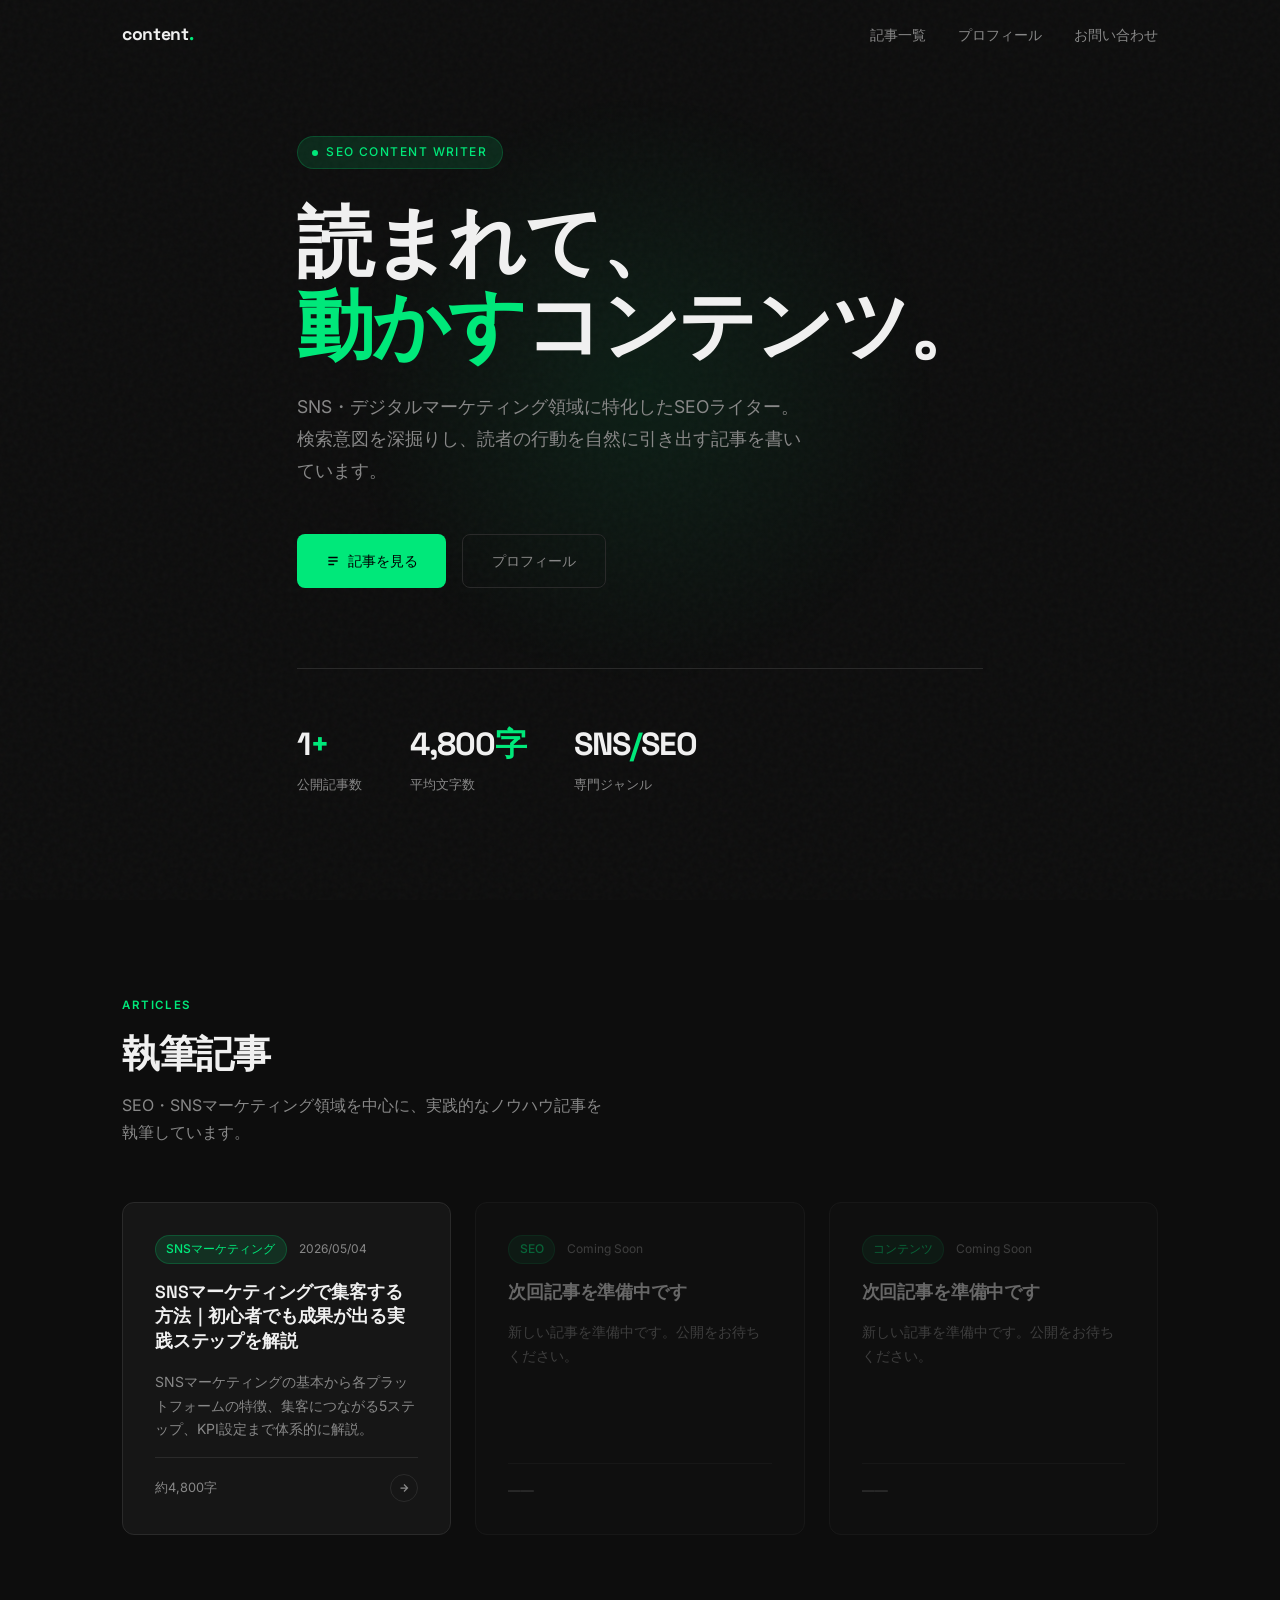
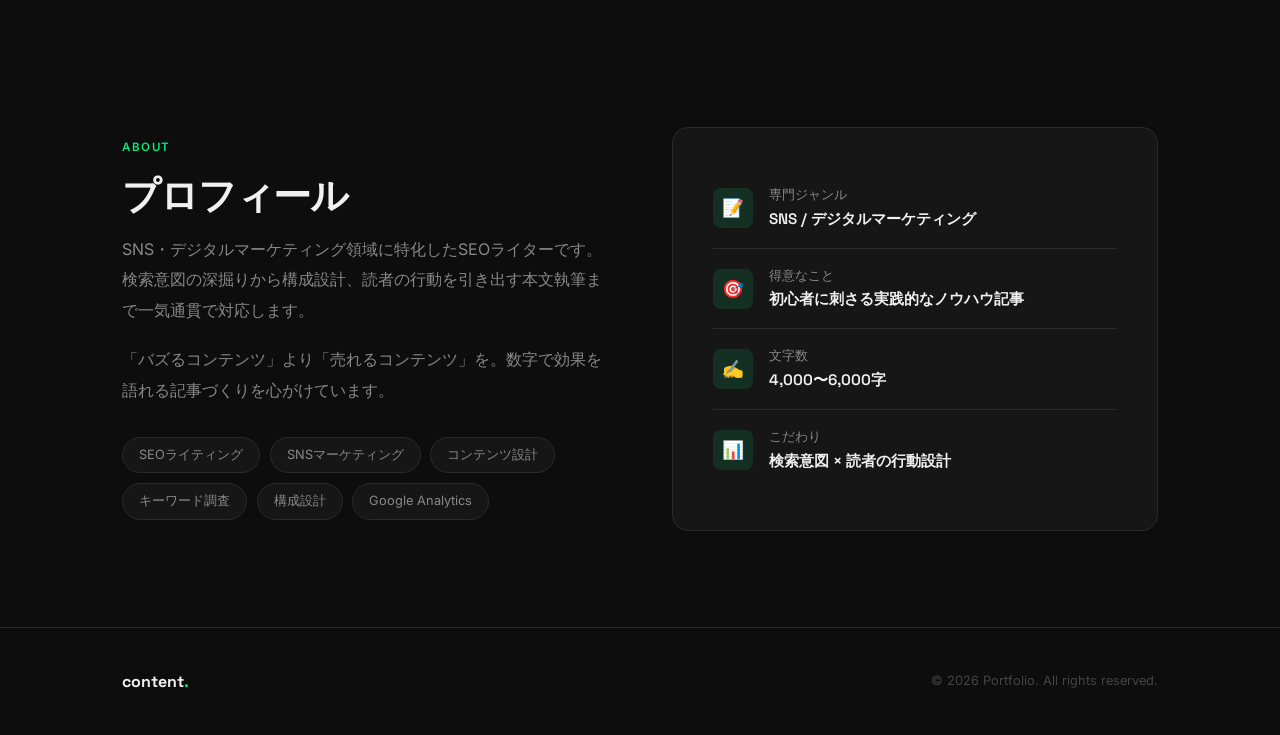
<file: index.html>
<!DOCTYPE html>
<html lang="ja">
<head>
  <meta charset="UTF-8">
  <meta name="viewport" content="width=device-width, initial-scale=1.0">
  <title>Portfolio — SEOライター</title>
  <link rel="stylesheet" href="css/style.css">
</head>
<body>

<nav>
  <div class="inner">
    <div class="nav-logo">content<span>.</span></div>
    <div class="nav-links">
      <a href="#articles">記事一覧</a>
      <a href="#about">プロフィール</a>
      <a href="#contact">お問い合わせ</a>
    </div>
  </div>
</nav>

<!-- HERO -->
<section class="hero">
  <div class="hero-glow"></div>
  <div class="container">
    <div class="hero-content">
      <div class="hero-tag">SEO Content Writer</div>
      <h1>読まれて、<br><em>動かす</em>コンテンツ。</h1>
      <p class="hero-sub">
        SNS・デジタルマーケティング領域に特化したSEOライター。
        検索意図を深掘りし、読者の行動を自然に引き出す記事を書いています。
      </p>
      <div class="hero-actions">
        <a href="#articles" class="btn btn-primary">
          <svg width="14" height="14" viewBox="0 0 24 24" fill="none" stroke="currentColor" stroke-width="2.5"><path d="M4 6h16M4 12h16M4 18h10"/></svg>
          記事を見る
        </a>
        <a href="#about" class="btn btn-ghost">プロフィール</a>
      </div>
      <div class="hero-stats">
        <div>
          <div class="stat-num">1<span>+</span></div>
          <div class="stat-label">公開記事数</div>
        </div>
        <div>
          <div class="stat-num">4,800<span>字</span></div>
          <div class="stat-label">平均文字数</div>
        </div>
        <div>
          <div class="stat-num">SNS<span>/</span>SEO</div>
          <div class="stat-label">専門ジャンル</div>
        </div>
      </div>
    </div>
  </div>
</section>

<!-- ARTICLES -->
<section id="articles">
  <div class="container">
    <div class="fade-in">
      <div class="section-label">Articles</div>
      <h2 class="section-title">執筆記事</h2>
      <p class="section-desc">SEO・SNSマーケティング領域を中心に、実践的なノウハウ記事を執筆しています。</p>
    </div>
    <div class="articles-grid">

      <a href="articles/sns-marketing-shukyaku.html" class="article-card fade-in">
        <div class="card-meta">
          <span class="card-tag">SNSマーケティング</span>
          <span>2026/05/04</span>
        </div>
        <div class="card-title">SNSマーケティングで集客する方法｜初心者でも成果が出る実践ステップを解説</div>
        <div class="card-excerpt">
          SNSマーケティングの基本から各プラットフォームの特徴、集客につながる5ステップ、KPI設定まで体系的に解説。
        </div>
        <div class="card-footer">
          <span>約4,800字</span>
          <div class="card-arrow">
            <svg width="12" height="12" viewBox="0 0 24 24" fill="none" stroke="currentColor" stroke-width="2.5"><path d="M5 12h14M12 5l7 7-7 7"/></svg>
          </div>
        </div>
      </a>

      <!-- placeholder cards -->
      <div class="article-card fade-in" style="opacity:0.4; pointer-events:none;">
        <div class="card-meta">
          <span class="card-tag">SEO</span>
          <span>Coming Soon</span>
        </div>
        <div class="card-title">次回記事を準備中です</div>
        <div class="card-excerpt">新しい記事を準備中です。公開をお待ちください。</div>
        <div class="card-footer"><span>——</span></div>
      </div>

      <div class="article-card fade-in" style="opacity:0.4; pointer-events:none;">
        <div class="card-meta">
          <span class="card-tag">コンテンツ</span>
          <span>Coming Soon</span>
        </div>
        <div class="card-title">次回記事を準備中です</div>
        <div class="card-excerpt">新しい記事を準備中です。公開をお待ちください。</div>
        <div class="card-footer"><span>——</span></div>
      </div>

    </div>
  </div>
</section>

<!-- ABOUT -->
<section id="about">
  <div class="container">
    <div class="about-grid">
      <div class="about-text fade-in">
        <div class="section-label">About</div>
        <h2 class="section-title">プロフィール</h2>
        <p>SNS・デジタルマーケティング領域に特化したSEOライターです。検索意図の深掘りから構成設計、読者の行動を引き出す本文執筆まで一気通貫で対応します。</p>
        <p>「バズるコンテンツ」より「売れるコンテンツ」を。数字で効果を語れる記事づくりを心がけています。</p>
        <div class="skills-list">
          <span class="skill-chip">SEOライティング</span>
          <span class="skill-chip">SNSマーケティング</span>
          <span class="skill-chip">コンテンツ設計</span>
          <span class="skill-chip">キーワード調査</span>
          <span class="skill-chip">構成設計</span>
          <span class="skill-chip">Google Analytics</span>
        </div>
      </div>
      <div class="about-visual fade-in">
        <div class="av-item">
          <div class="av-icon">📝</div>
          <div>
            <div class="av-label">専門ジャンル</div>
            <div class="av-value">SNS / デジタルマーケティング</div>
          </div>
        </div>
        <div class="av-item">
          <div class="av-icon">🎯</div>
          <div>
            <div class="av-label">得意なこと</div>
            <div class="av-value">初心者に刺さる実践的なノウハウ記事</div>
          </div>
        </div>
        <div class="av-item">
          <div class="av-icon">✍️</div>
          <div>
            <div class="av-label">文字数</div>
            <div class="av-value">4,000〜6,000字</div>
          </div>
        </div>
        <div class="av-item">
          <div class="av-icon">📊</div>
          <div>
            <div class="av-label">こだわり</div>
            <div class="av-value">検索意図 × 読者の行動設計</div>
          </div>
        </div>
      </div>
    </div>
  </div>
</section>

<footer>
  <div class="inner">
    <div class="footer-logo">content<span>.</span></div>
    <p>© 2026 Portfolio. All rights reserved.</p>
  </div>
</footer>

<script src="js/main.js"></script>
</body>
</html>
</file>
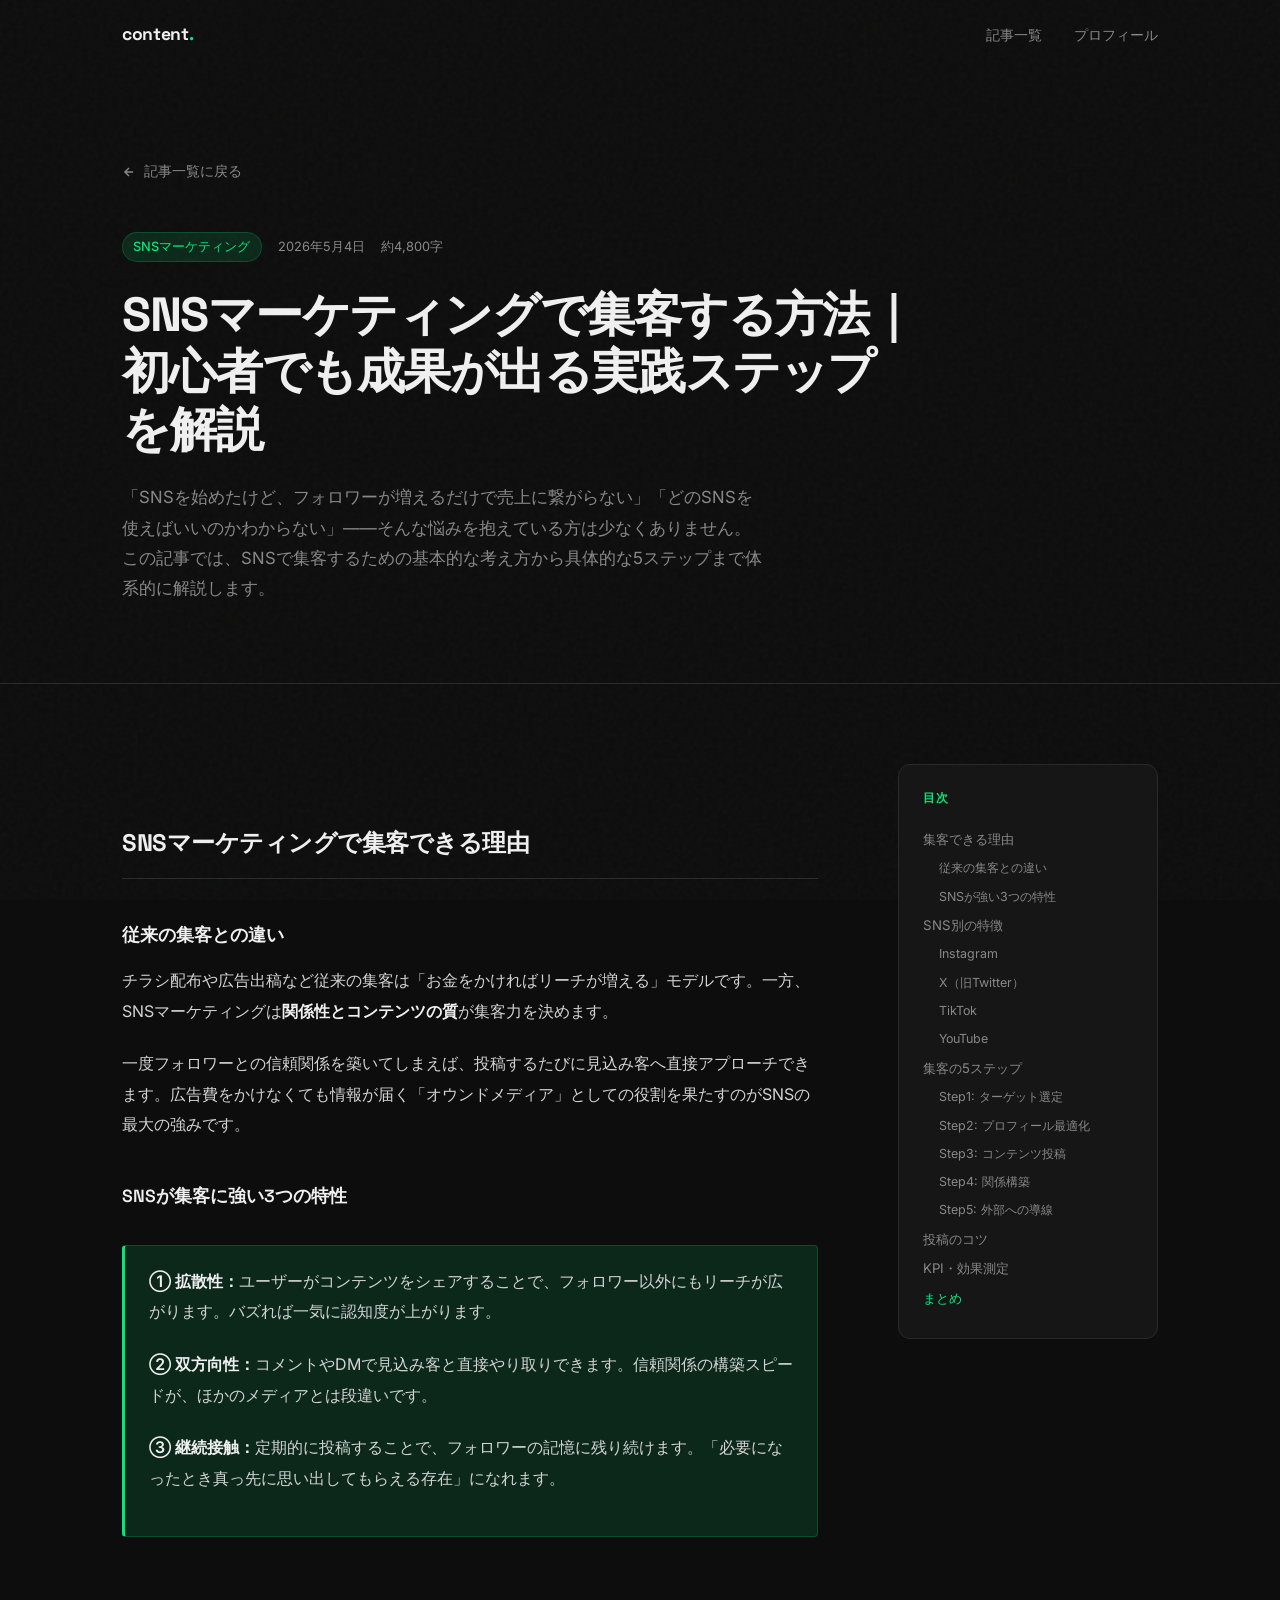
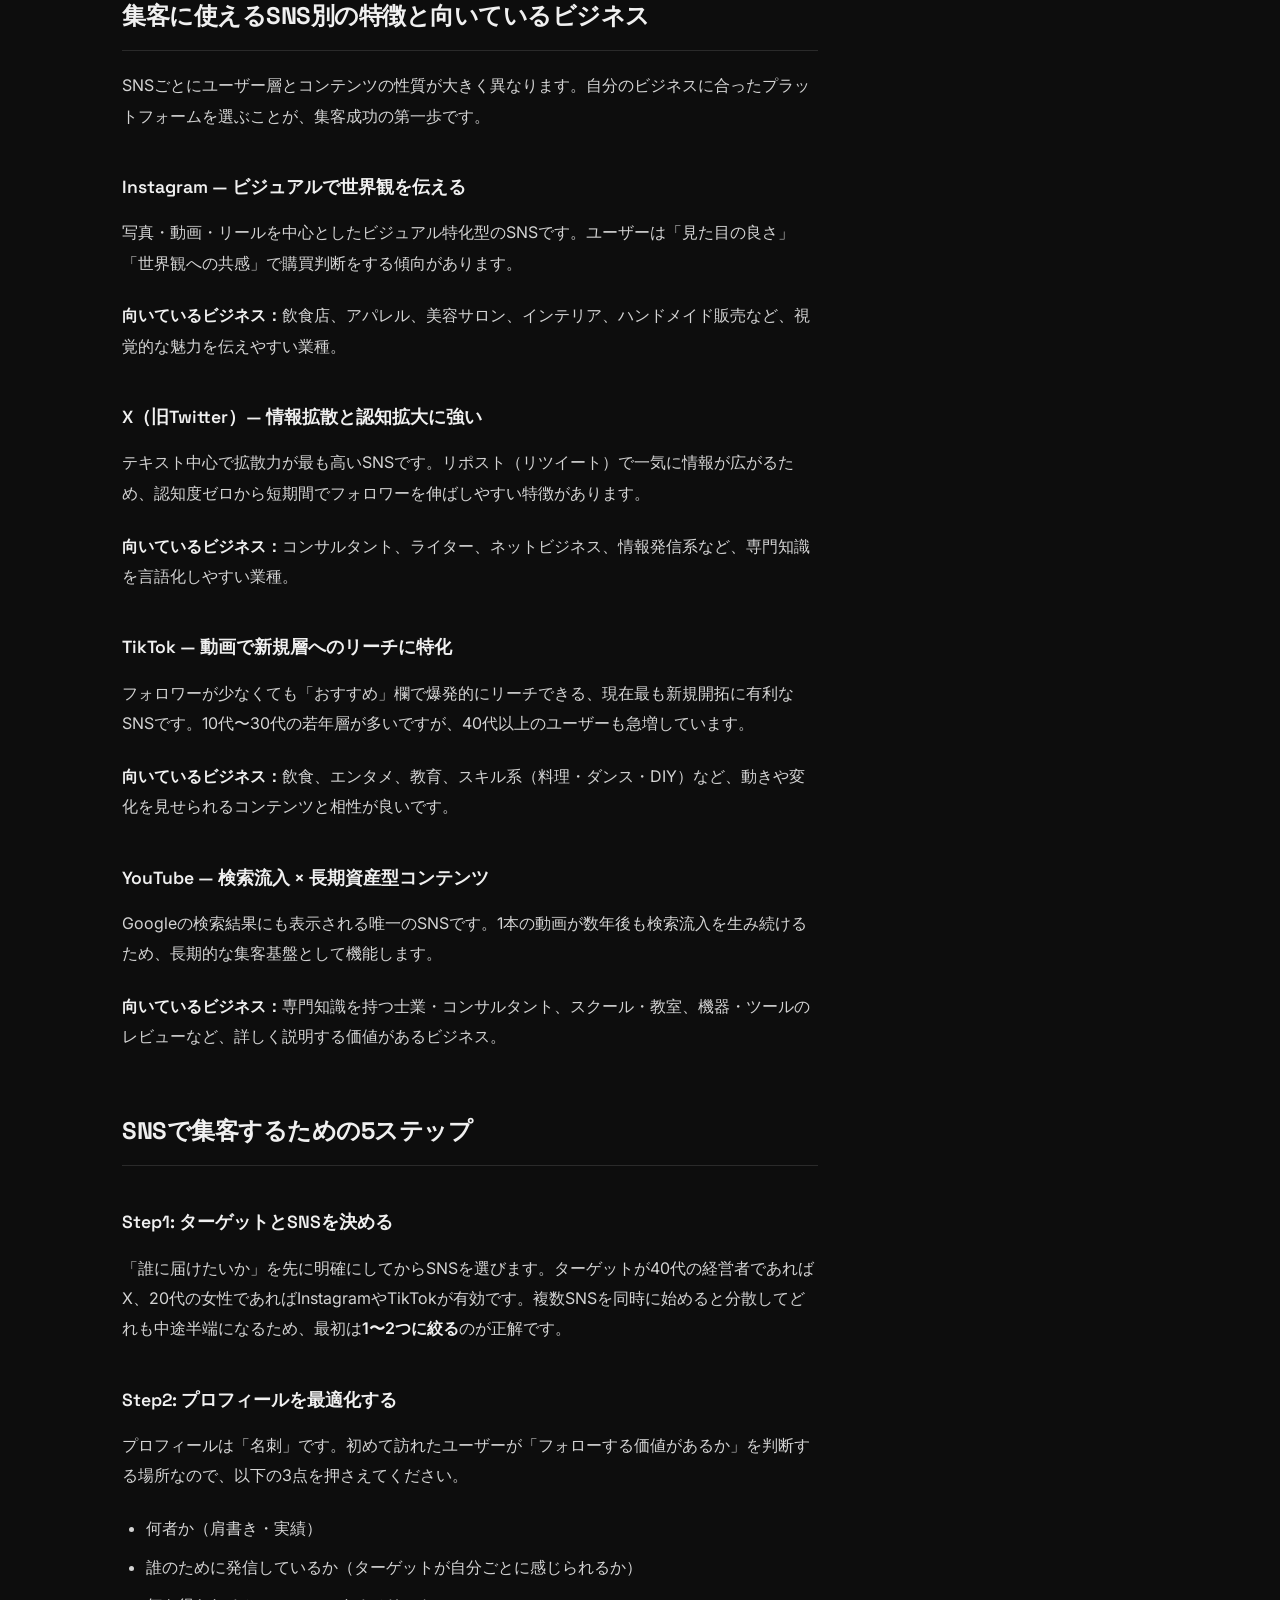
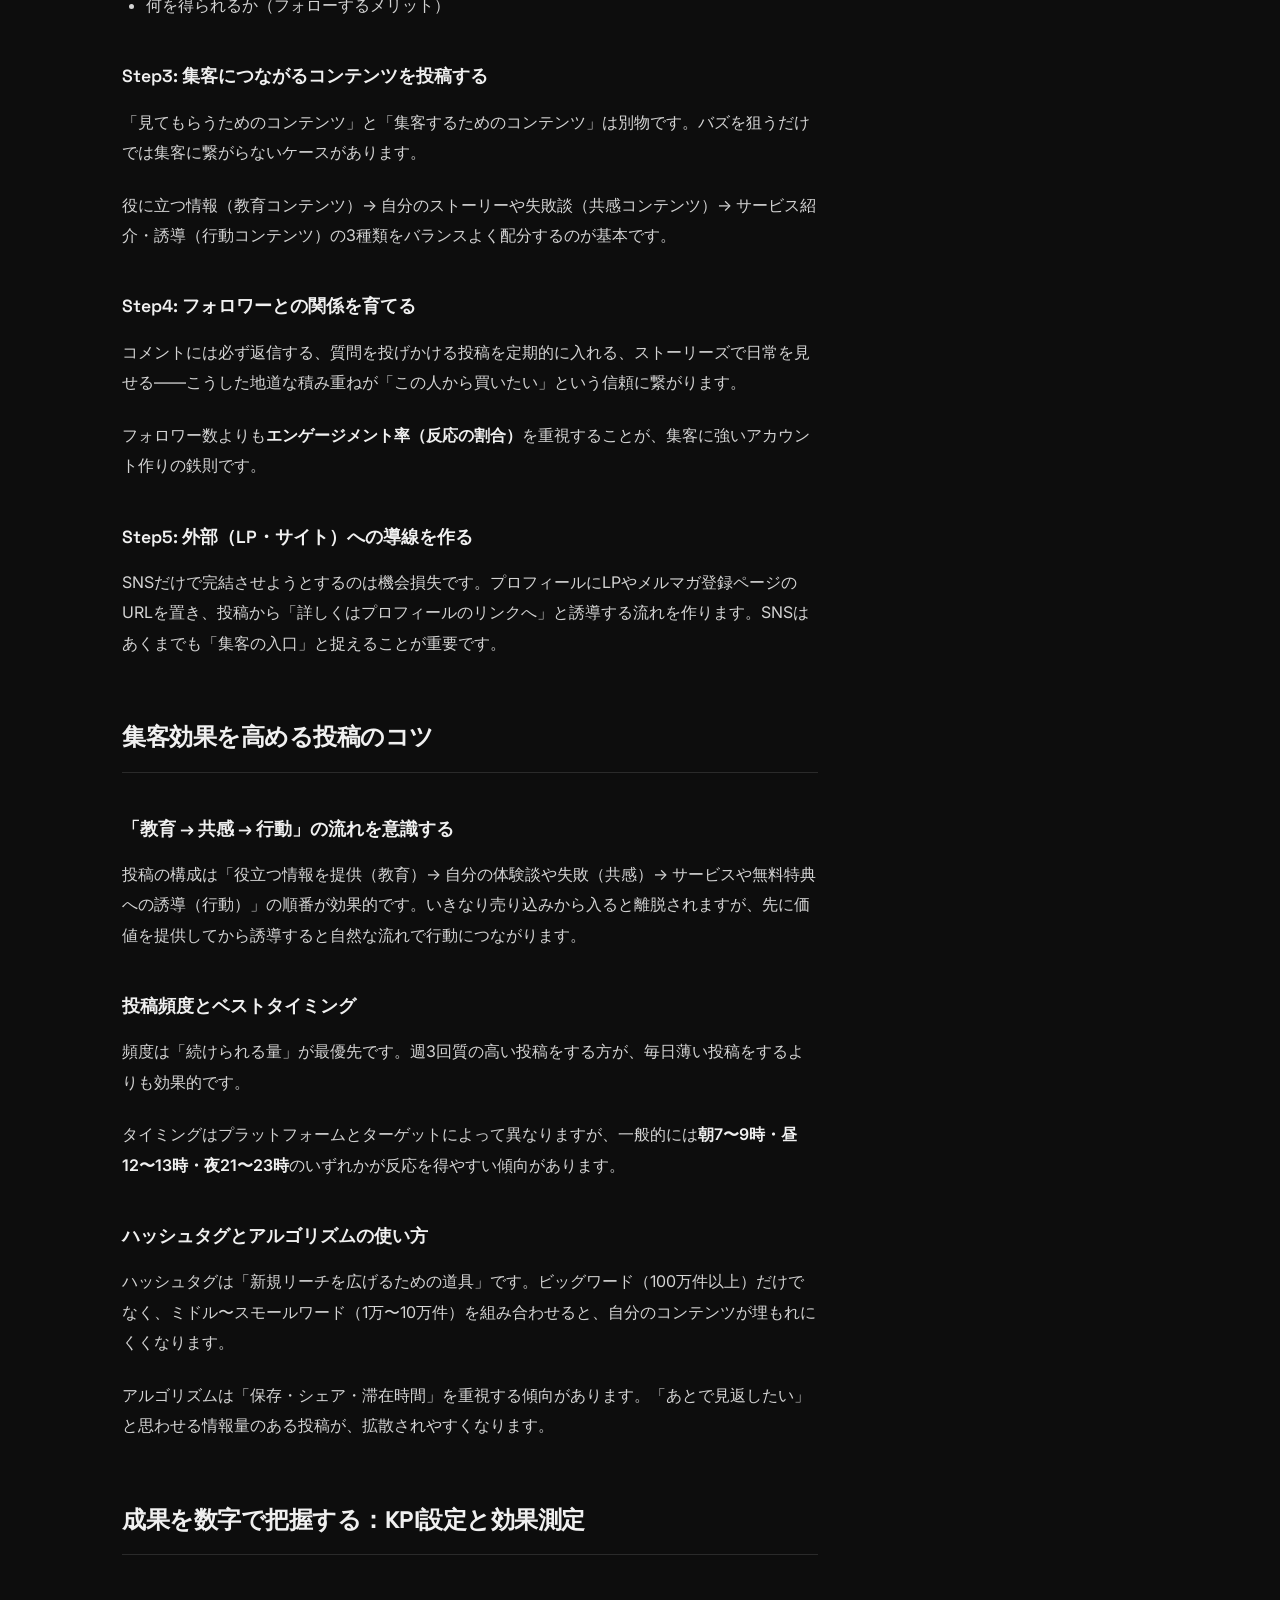
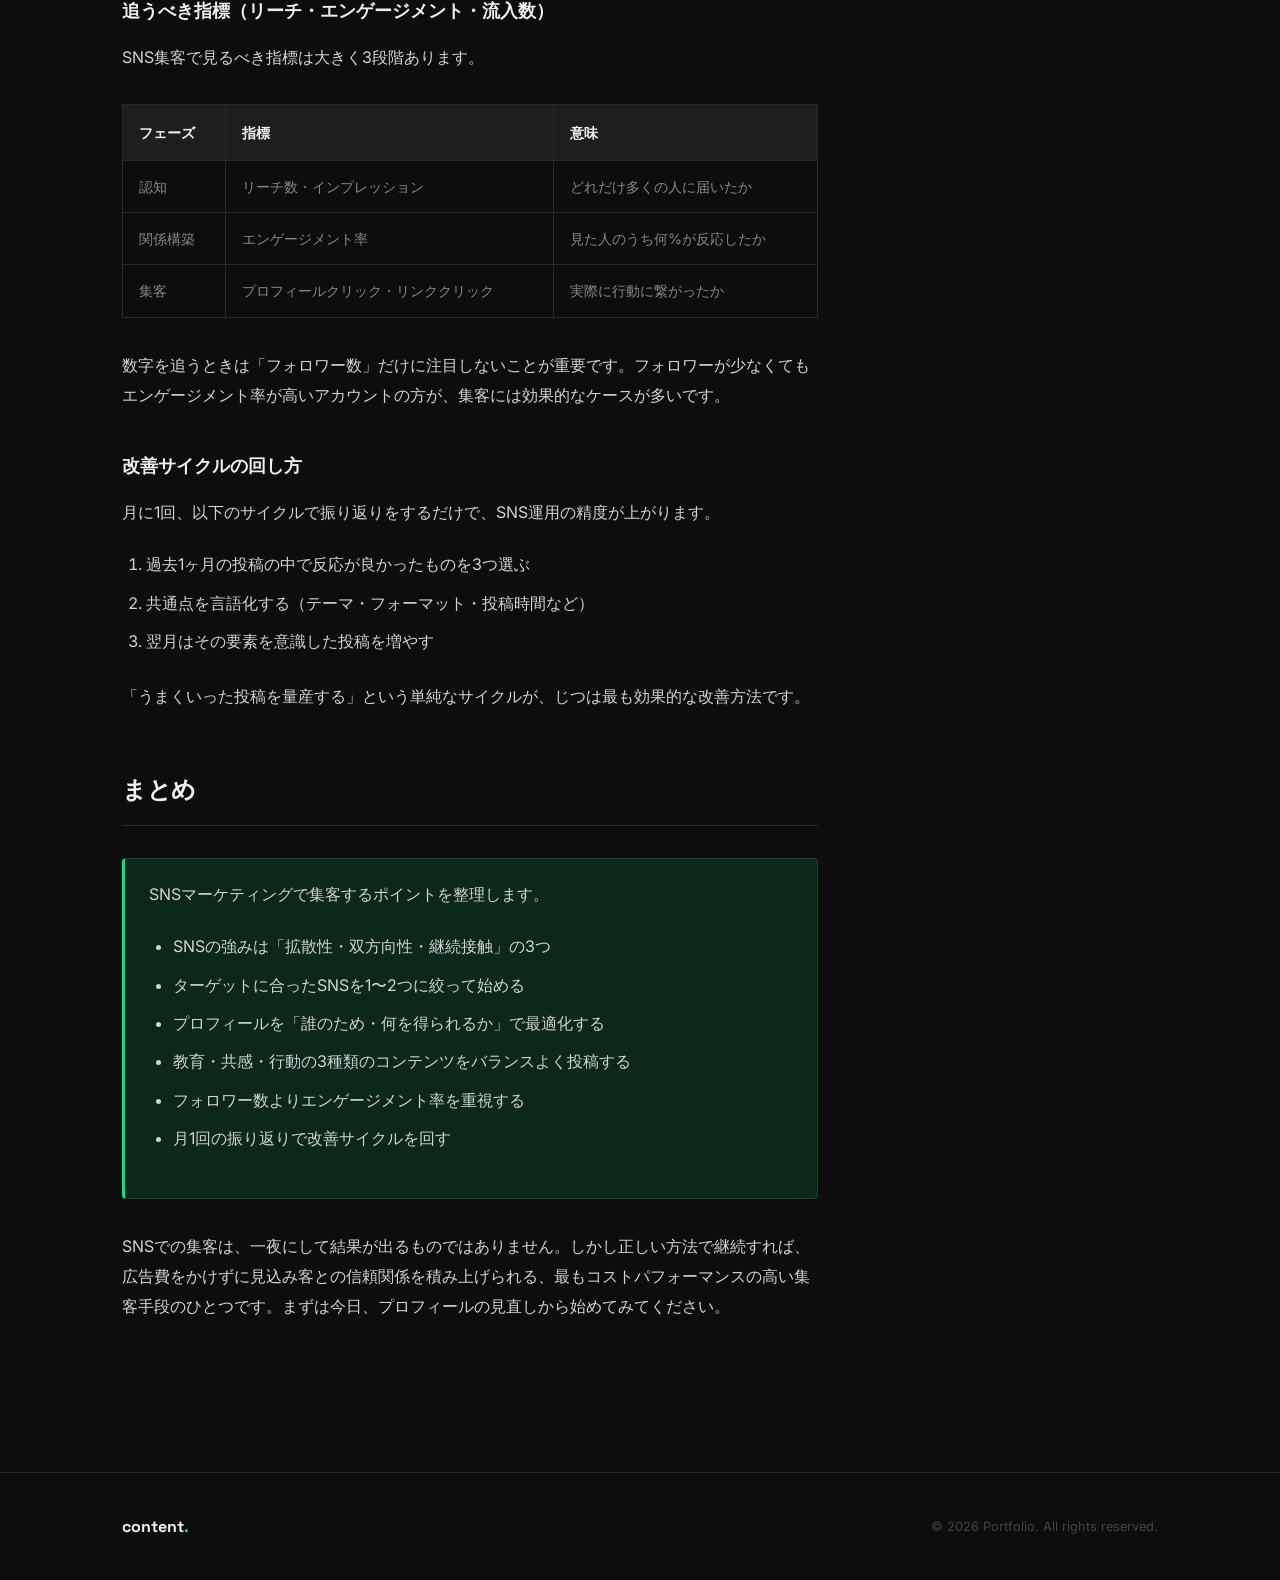
<file: articles/sns-marketing-shukyaku.html>
<!DOCTYPE html>
<html lang="ja">
<head>
  <meta charset="UTF-8">
  <meta name="viewport" content="width=device-width, initial-scale=1.0">
  <title>SNSマーケティングで集客する方法 — Portfolio</title>
  <link rel="stylesheet" href="../css/style.css">
</head>
<body>

<div id="progress"></div>

<nav>
  <div class="inner">
    <div class="nav-logo"><a href="../index.html">content<span>.</span></a></div>
    <div class="nav-links">
      <a href="../index.html#articles">記事一覧</a>
      <a href="../index.html#about">プロフィール</a>
    </div>
  </div>
</nav>

<!-- ARTICLE HERO -->
<div class="article-hero">
  <div class="container">
    <a href="../index.html#articles" class="back-link">
      <svg width="14" height="14" viewBox="0 0 24 24" fill="none" stroke="currentColor" stroke-width="2.5"><path d="M19 12H5M12 19l-7-7 7-7"/></svg>
      記事一覧に戻る
    </a>
    <div class="meta">
      <span class="card-tag">SNSマーケティング</span>
      <span>2026年5月4日</span>
      <span>約4,800字</span>
    </div>
    <h1>SNSマーケティングで集客する方法｜初心者でも成果が出る実践ステップを解説</h1>
    <p class="lead">
      「SNSを始めたけど、フォロワーが増えるだけで売上に繋がらない」「どのSNSを使えばいいのかわからない」——そんな悩みを抱えている方は少なくありません。この記事では、SNSで集客するための基本的な考え方から具体的な5ステップまで体系的に解説します。
    </p>
  </div>
</div>

<!-- ARTICLE LAYOUT -->
<div class="container">
  <div class="article-layout">

    <!-- BODY -->
    <article class="article-body">

      <h2 id="reason">SNSマーケティングで集客できる理由</h2>

      <h3 id="diff">従来の集客との違い</h3>
      <p>チラシ配布や広告出稿など従来の集客は「お金をかければリーチが増える」モデルです。一方、SNSマーケティングは<strong>関係性とコンテンツの質</strong>が集客力を決めます。</p>
      <p>一度フォロワーとの信頼関係を築いてしまえば、投稿するたびに見込み客へ直接アプローチできます。広告費をかけなくても情報が届く「オウンドメディア」としての役割を果たすのがSNSの最大の強みです。</p>

      <h3 id="strength">SNSが集客に強い3つの特性</h3>
      <div class="highlight-box">
        <p><strong>① 拡散性：</strong>ユーザーがコンテンツをシェアすることで、フォロワー以外にもリーチが広がります。バズれば一気に認知度が上がります。</p>
        <p><strong>② 双方向性：</strong>コメントやDMで見込み客と直接やり取りできます。信頼関係の構築スピードが、ほかのメディアとは段違いです。</p>
        <p><strong>③ 継続接触：</strong>定期的に投稿することで、フォロワーの記憶に残り続けます。「必要になったとき真っ先に思い出してもらえる存在」になれます。</p>
      </div>

      <h2 id="platforms">集客に使えるSNS別の特徴と向いているビジネス</h2>
      <p>SNSごとにユーザー層とコンテンツの性質が大きく異なります。自分のビジネスに合ったプラットフォームを選ぶことが、集客成功の第一歩です。</p>

      <h3 id="instagram">Instagram — ビジュアルで世界観を伝える</h3>
      <p>写真・動画・リールを中心としたビジュアル特化型のSNSです。ユーザーは「見た目の良さ」「世界観への共感」で購買判断をする傾向があります。</p>
      <p><strong>向いているビジネス：</strong>飲食店、アパレル、美容サロン、インテリア、ハンドメイド販売など、視覚的な魅力を伝えやすい業種。</p>

      <h3 id="twitter">X（旧Twitter）— 情報拡散と認知拡大に強い</h3>
      <p>テキスト中心で拡散力が最も高いSNSです。リポスト（リツイート）で一気に情報が広がるため、認知度ゼロから短期間でフォロワーを伸ばしやすい特徴があります。</p>
      <p><strong>向いているビジネス：</strong>コンサルタント、ライター、ネットビジネス、情報発信系など、専門知識を言語化しやすい業種。</p>

      <h3 id="tiktok">TikTok — 動画で新規層へのリーチに特化</h3>
      <p>フォロワーが少なくても「おすすめ」欄で爆発的にリーチできる、現在最も新規開拓に有利なSNSです。10代〜30代の若年層が多いですが、40代以上のユーザーも急増しています。</p>
      <p><strong>向いているビジネス：</strong>飲食、エンタメ、教育、スキル系（料理・ダンス・DIY）など、動きや変化を見せられるコンテンツと相性が良いです。</p>

      <h3 id="youtube">YouTube — 検索流入 × 長期資産型コンテンツ</h3>
      <p>Googleの検索結果にも表示される唯一のSNSです。1本の動画が数年後も検索流入を生み続けるため、長期的な集客基盤として機能します。</p>
      <p><strong>向いているビジネス：</strong>専門知識を持つ士業・コンサルタント、スクール・教室、機器・ツールのレビューなど、詳しく説明する価値があるビジネス。</p>

      <h2 id="steps">SNSで集客するための5ステップ</h2>

      <h3 id="step1">Step1: ターゲットとSNSを決める</h3>
      <p>「誰に届けたいか」を先に明確にしてからSNSを選びます。ターゲットが40代の経営者であればX、20代の女性であればInstagramやTikTokが有効です。複数SNSを同時に始めると分散してどれも中途半端になるため、最初は<strong>1〜2つに絞る</strong>のが正解です。</p>

      <h3 id="step2">Step2: プロフィールを最適化する</h3>
      <p>プロフィールは「名刺」です。初めて訪れたユーザーが「フォローする価値があるか」を判断する場所なので、以下の3点を押さえてください。</p>
      <ul>
        <li>何者か（肩書き・実績）</li>
        <li>誰のために発信しているか（ターゲットが自分ごとに感じられるか）</li>
        <li>何を得られるか（フォローするメリット）</li>
      </ul>

      <h3 id="step3">Step3: 集客につながるコンテンツを投稿する</h3>
      <p>「見てもらうためのコンテンツ」と「集客するためのコンテンツ」は別物です。バズを狙うだけでは集客に繋がらないケースがあります。</p>
      <p>役に立つ情報（教育コンテンツ）→ 自分のストーリーや失敗談（共感コンテンツ）→ サービス紹介・誘導（行動コンテンツ）の3種類をバランスよく配分するのが基本です。</p>

      <h3 id="step4">Step4: フォロワーとの関係を育てる</h3>
      <p>コメントには必ず返信する、質問を投げかける投稿を定期的に入れる、ストーリーズで日常を見せる——こうした地道な積み重ねが「この人から買いたい」という信頼に繋がります。</p>
      <p>フォロワー数よりも<strong>エンゲージメント率（反応の割合）</strong>を重視することが、集客に強いアカウント作りの鉄則です。</p>

      <h3 id="step5">Step5: 外部（LP・サイト）への導線を作る</h3>
      <p>SNSだけで完結させようとするのは機会損失です。プロフィールにLPやメルマガ登録ページのURLを置き、投稿から「詳しくはプロフィールのリンクへ」と誘導する流れを作ります。SNSはあくまでも「集客の入口」と捉えることが重要です。</p>

      <h2 id="tips">集客効果を高める投稿のコツ</h2>

      <h3 id="flow">「教育 → 共感 → 行動」の流れを意識する</h3>
      <p>投稿の構成は「役立つ情報を提供（教育）→ 自分の体験談や失敗（共感）→ サービスや無料特典への誘導（行動）」の順番が効果的です。いきなり売り込みから入ると離脱されますが、先に価値を提供してから誘導すると自然な流れで行動につながります。</p>

      <h3 id="timing">投稿頻度とベストタイミング</h3>
      <p>頻度は「続けられる量」が最優先です。週3回質の高い投稿をする方が、毎日薄い投稿をするよりも効果的です。</p>
      <p>タイミングはプラットフォームとターゲットによって異なりますが、一般的には<strong>朝7〜9時・昼12〜13時・夜21〜23時</strong>のいずれかが反応を得やすい傾向があります。</p>

      <h3 id="hashtag">ハッシュタグとアルゴリズムの使い方</h3>
      <p>ハッシュタグは「新規リーチを広げるための道具」です。ビッグワード（100万件以上）だけでなく、ミドル〜スモールワード（1万〜10万件）を組み合わせると、自分のコンテンツが埋もれにくくなります。</p>
      <p>アルゴリズムは「保存・シェア・滞在時間」を重視する傾向があります。「あとで見返したい」と思わせる情報量のある投稿が、拡散されやすくなります。</p>

      <h2 id="kpi">成果を数字で把握する：KPI設定と効果測定</h2>

      <h3 id="metrics">追うべき指標（リーチ・エンゲージメント・流入数）</h3>
      <p>SNS集客で見るべき指標は大きく3段階あります。</p>
      <table>
        <thead>
          <tr><th>フェーズ</th><th>指標</th><th>意味</th></tr>
        </thead>
        <tbody>
          <tr><td>認知</td><td>リーチ数・インプレッション</td><td>どれだけ多くの人に届いたか</td></tr>
          <tr><td>関係構築</td><td>エンゲージメント率</td><td>見た人のうち何%が反応したか</td></tr>
          <tr><td>集客</td><td>プロフィールクリック・リンククリック</td><td>実際に行動に繋がったか</td></tr>
        </tbody>
      </table>
      <p>数字を追うときは「フォロワー数」だけに注目しないことが重要です。フォロワーが少なくてもエンゲージメント率が高いアカウントの方が、集客には効果的なケースが多いです。</p>

      <h3 id="cycle">改善サイクルの回し方</h3>
      <p>月に1回、以下のサイクルで振り返りをするだけで、SNS運用の精度が上がります。</p>
      <ol>
        <li>過去1ヶ月の投稿の中で反応が良かったものを3つ選ぶ</li>
        <li>共通点を言語化する（テーマ・フォーマット・投稿時間など）</li>
        <li>翌月はその要素を意識した投稿を増やす</li>
      </ol>
      <p>「うまくいった投稿を量産する」という単純なサイクルが、じつは最も効果的な改善方法です。</p>

      <h2 id="summary">まとめ</h2>
      <div class="highlight-box">
        <p>SNSマーケティングで集客するポイントを整理します。</p>
        <ul>
          <li>SNSの強みは「拡散性・双方向性・継続接触」の3つ</li>
          <li>ターゲットに合ったSNSを1〜2つに絞って始める</li>
          <li>プロフィールを「誰のため・何を得られるか」で最適化する</li>
          <li>教育・共感・行動の3種類のコンテンツをバランスよく投稿する</li>
          <li>フォロワー数よりエンゲージメント率を重視する</li>
          <li>月1回の振り返りで改善サイクルを回す</li>
        </ul>
      </div>
      <p>SNSでの集客は、一夜にして結果が出るものではありません。しかし正しい方法で継続すれば、広告費をかけずに見込み客との信頼関係を積み上げられる、最もコストパフォーマンスの高い集客手段のひとつです。まずは今日、プロフィールの見直しから始めてみてください。</p>

    </article>

    <!-- TOC SIDEBAR -->
    <aside class="toc">
      <div class="toc-title">目次</div>
      <ul>
        <li><a href="#reason">集客できる理由</a></li>
        <li class="sub"><a href="#diff">従来の集客との違い</a></li>
        <li class="sub"><a href="#strength">SNSが強い3つの特性</a></li>
        <li><a href="#platforms">SNS別の特徴</a></li>
        <li class="sub"><a href="#instagram">Instagram</a></li>
        <li class="sub"><a href="#twitter">X（旧Twitter）</a></li>
        <li class="sub"><a href="#tiktok">TikTok</a></li>
        <li class="sub"><a href="#youtube">YouTube</a></li>
        <li><a href="#steps">集客の5ステップ</a></li>
        <li class="sub"><a href="#step1">Step1: ターゲット選定</a></li>
        <li class="sub"><a href="#step2">Step2: プロフィール最適化</a></li>
        <li class="sub"><a href="#step3">Step3: コンテンツ投稿</a></li>
        <li class="sub"><a href="#step4">Step4: 関係構築</a></li>
        <li class="sub"><a href="#step5">Step5: 外部への導線</a></li>
        <li><a href="#tips">投稿のコツ</a></li>
        <li><a href="#kpi">KPI・効果測定</a></li>
        <li><a href="#summary">まとめ</a></li>
      </ul>
    </aside>

  </div>
</div>

<footer>
  <div class="inner">
    <div class="footer-logo"><a href="../index.html">content<span>.</span></a></div>
    <p>© 2026 Portfolio. All rights reserved.</p>
  </div>
</footer>

<script src="../js/main.js"></script>
</body>
</html>
</file>
<file: css/style.css>
@import url('https://fonts.googleapis.com/css2?family=Space+Grotesk:wght@300;400;500;600;700&family=Inter:wght@300;400;500&display=swap');

*, *::before, *::after { box-sizing: border-box; margin: 0; padding: 0; }

:root {
  --bg: #0d0d0d;
  --surface: #161616;
  --surface-2: #1e1e1e;
  --border: #2a2a2a;
  --text: #f0f0f0;
  --text-muted: #888;
  --text-faint: #444;
  --accent: #00e87a;
  --accent-dim: rgba(0, 232, 122, 0.12);
  --font-head: 'Space Grotesk', sans-serif;
  --font-body: 'Inter', sans-serif;
}

html { scroll-behavior: smooth; }

body {
  background: var(--bg);
  color: var(--text);
  font-family: var(--font-body);
  font-size: 16px;
  line-height: 1.7;
  -webkit-font-smoothing: antialiased;
}

a { color: inherit; text-decoration: none; }

/* ── NOISE OVERLAY ─────────────────────── */
body::before {
  content: '';
  position: fixed;
  inset: 0;
  background-image: url("data:image/svg+xml,%3Csvg viewBox='0 0 200 200' xmlns='http://www.w3.org/2000/svg'%3E%3Cfilter id='n'%3E%3CfeTurbulence type='fractalNoise' baseFrequency='0.9' numOctaves='4' stitchTiles='stitch'/%3E%3C/filter%3E%3Crect width='100%25' height='100%25' filter='url(%23n)' opacity='0.03'/%3E%3C/svg%3E");
  pointer-events: none;
  z-index: 0;
}

/* ── LAYOUT ─────────────────────────────── */
.container {
  max-width: 1100px;
  margin: 0 auto;
  padding: 0 2rem;
}

/* ── NAV ─────────────────────────────────── */
nav {
  position: fixed;
  top: 0;
  left: 0;
  right: 0;
  z-index: 100;
  padding: 1.25rem 0;
  border-bottom: 1px solid transparent;
  transition: border-color 0.3s, background 0.3s;
}
nav.scrolled {
  background: rgba(13,13,13,0.85);
  backdrop-filter: blur(12px);
  border-color: var(--border);
}
nav .inner {
  max-width: 1100px;
  margin: 0 auto;
  padding: 0 2rem;
  display: flex;
  align-items: center;
  justify-content: space-between;
}
.nav-logo {
  font-family: var(--font-head);
  font-weight: 700;
  font-size: 1.1rem;
  letter-spacing: -0.02em;
}
.nav-logo span { color: var(--accent); }
.nav-links { display: flex; gap: 2rem; }
.nav-links a {
  font-size: 0.875rem;
  color: var(--text-muted);
  transition: color 0.2s;
}
.nav-links a:hover { color: var(--text); }

/* ── HERO ─────────────────────────────────── */
.hero {
  min-height: 100vh;
  display: flex;
  align-items: center;
  padding: 8rem 0 6rem;
  position: relative;
  overflow: hidden;
}
.hero-glow {
  position: absolute;
  width: 600px;
  height: 600px;
  background: radial-gradient(circle, rgba(0,232,122,0.08) 0%, transparent 70%);
  top: 50%;
  left: 50%;
  transform: translate(-50%, -60%);
  pointer-events: none;
}
.hero-content { position: relative; z-index: 1; }
.hero-tag {
  display: inline-flex;
  align-items: center;
  gap: 0.5rem;
  font-size: 0.75rem;
  font-weight: 500;
  letter-spacing: 0.12em;
  text-transform: uppercase;
  color: var(--accent);
  background: var(--accent-dim);
  border: 1px solid rgba(0,232,122,0.2);
  padding: 0.35rem 0.9rem;
  border-radius: 100px;
  margin-bottom: 2rem;
}
.hero-tag::before {
  content: '';
  width: 6px; height: 6px;
  background: var(--accent);
  border-radius: 50%;
}
.hero h1 {
  font-family: var(--font-head);
  font-size: clamp(2.8rem, 6vw, 5rem);
  font-weight: 700;
  line-height: 1.08;
  letter-spacing: -0.03em;
  margin-bottom: 1.5rem;
}
.hero h1 em {
  font-style: normal;
  color: var(--accent);
}
.hero-sub {
  font-size: 1.1rem;
  color: var(--text-muted);
  max-width: 520px;
  line-height: 1.8;
  margin-bottom: 3rem;
}
.hero-actions { display: flex; gap: 1rem; flex-wrap: wrap; }
.btn {
  display: inline-flex;
  align-items: center;
  gap: 0.5rem;
  padding: 0.85rem 1.8rem;
  border-radius: 8px;
  font-size: 0.9rem;
  font-weight: 500;
  transition: all 0.2s;
  cursor: pointer;
}
.btn-primary {
  background: var(--accent);
  color: #000;
}
.btn-primary:hover {
  background: #00ff87;
  transform: translateY(-1px);
  box-shadow: 0 8px 24px rgba(0,232,122,0.25);
}
.btn-ghost {
  border: 1px solid var(--border);
  color: var(--text-muted);
}
.btn-ghost:hover {
  border-color: var(--text-faint);
  color: var(--text);
}
.hero-stats {
  display: flex;
  gap: 3rem;
  margin-top: 5rem;
  padding-top: 3rem;
  border-top: 1px solid var(--border);
}
.stat-num {
  font-family: var(--font-head);
  font-size: 2rem;
  font-weight: 700;
  letter-spacing: -0.03em;
  color: var(--text);
}
.stat-num span { color: var(--accent); }
.stat-label {
  font-size: 0.8rem;
  color: var(--text-muted);
  margin-top: 0.2rem;
}

/* ── SECTION ─────────────────────────────── */
section { padding: 6rem 0; }
.section-label {
  font-size: 0.72rem;
  font-weight: 600;
  letter-spacing: 0.14em;
  text-transform: uppercase;
  color: var(--accent);
  margin-bottom: 1rem;
}
.section-title {
  font-family: var(--font-head);
  font-size: clamp(1.8rem, 3vw, 2.8rem);
  font-weight: 700;
  letter-spacing: -0.03em;
  line-height: 1.15;
  margin-bottom: 1rem;
}
.section-desc {
  color: var(--text-muted);
  max-width: 480px;
  margin-bottom: 3.5rem;
}

/* ── ARTICLES GRID ───────────────────────── */
.articles-grid {
  display: grid;
  grid-template-columns: repeat(auto-fill, minmax(320px, 1fr));
  gap: 1.5rem;
}
.article-card {
  background: var(--surface);
  border: 1px solid var(--border);
  border-radius: 12px;
  padding: 2rem;
  transition: border-color 0.25s, transform 0.25s, box-shadow 0.25s;
  display: flex;
  flex-direction: column;
  gap: 1rem;
}
.article-card:hover {
  border-color: rgba(0,232,122,0.3);
  transform: translateY(-3px);
  box-shadow: 0 12px 32px rgba(0,0,0,0.4);
}
.card-meta {
  display: flex;
  align-items: center;
  gap: 0.75rem;
  font-size: 0.75rem;
  color: var(--text-muted);
}
.card-tag {
  background: var(--accent-dim);
  color: var(--accent);
  border: 1px solid rgba(0,232,122,0.2);
  padding: 0.2rem 0.65rem;
  border-radius: 100px;
  font-weight: 500;
}
.card-title {
  font-family: var(--font-head);
  font-size: 1.1rem;
  font-weight: 600;
  line-height: 1.4;
  letter-spacing: -0.01em;
  color: var(--text);
  transition: color 0.2s;
}
.article-card:hover .card-title { color: var(--accent); }
.card-excerpt {
  font-size: 0.875rem;
  color: var(--text-muted);
  line-height: 1.7;
  flex: 1;
}
.card-footer {
  display: flex;
  align-items: center;
  justify-content: space-between;
  padding-top: 1rem;
  border-top: 1px solid var(--border);
  font-size: 0.8rem;
  color: var(--text-muted);
}
.card-arrow {
  width: 28px; height: 28px;
  border: 1px solid var(--border);
  border-radius: 50%;
  display: flex;
  align-items: center;
  justify-content: center;
  transition: all 0.2s;
}
.article-card:hover .card-arrow {
  background: var(--accent);
  border-color: var(--accent);
  color: #000;
}

/* ── SKILLS / ABOUT ──────────────────────── */
.about-grid {
  display: grid;
  grid-template-columns: 1fr 1fr;
  gap: 4rem;
  align-items: center;
}
.about-text p { color: var(--text-muted); line-height: 1.9; margin-bottom: 1.2rem; }
.skills-list {
  display: flex;
  flex-wrap: wrap;
  gap: 0.6rem;
  margin-top: 2rem;
}
.skill-chip {
  font-size: 0.8rem;
  padding: 0.4rem 1rem;
  border: 1px solid var(--border);
  border-radius: 100px;
  color: var(--text-muted);
  background: var(--surface);
}
.about-visual {
  background: var(--surface);
  border: 1px solid var(--border);
  border-radius: 16px;
  padding: 2.5rem;
}
.av-item {
  display: flex;
  align-items: center;
  gap: 1rem;
  padding: 1rem 0;
  border-bottom: 1px solid var(--border);
}
.av-item:last-child { border-bottom: none; }
.av-icon {
  width: 40px; height: 40px;
  background: var(--accent-dim);
  border-radius: 8px;
  display: flex;
  align-items: center;
  justify-content: center;
  font-size: 1.1rem;
  flex-shrink: 0;
}
.av-label { font-size: 0.8rem; color: var(--text-muted); }
.av-value { font-family: var(--font-head); font-weight: 600; font-size: 0.95rem; }

/* ── FOOTER ─────────────────────────────── */
footer {
  border-top: 1px solid var(--border);
  padding: 2.5rem 0;
}
footer .inner {
  max-width: 1100px;
  margin: 0 auto;
  padding: 0 2rem;
  display: flex;
  align-items: center;
  justify-content: space-between;
}
.footer-logo {
  font-family: var(--font-head);
  font-weight: 700;
  font-size: 1rem;
}
.footer-logo span { color: var(--accent); }
footer p { font-size: 0.8rem; color: var(--text-faint); }

/* ── ARTICLE PAGE ────────────────────────── */
.article-hero {
  padding: 10rem 0 5rem;
  border-bottom: 1px solid var(--border);
}
.back-link {
  display: inline-flex;
  align-items: center;
  gap: 0.5rem;
  font-size: 0.85rem;
  color: var(--text-muted);
  margin-bottom: 3rem;
  transition: color 0.2s;
}
.back-link:hover { color: var(--text); }
.article-hero .meta {
  display: flex;
  align-items: center;
  gap: 1rem;
  margin-bottom: 1.5rem;
  font-size: 0.8rem;
  color: var(--text-muted);
}
.article-hero h1 {
  font-family: var(--font-head);
  font-size: clamp(1.8rem, 4vw, 3rem);
  font-weight: 700;
  letter-spacing: -0.03em;
  line-height: 1.2;
  max-width: 800px;
  margin-bottom: 1.5rem;
}
.article-hero .lead {
  font-size: 1.05rem;
  color: var(--text-muted);
  max-width: 640px;
  line-height: 1.8;
}

/* ── ARTICLE BODY ────────────────────────── */
.article-layout {
  display: grid;
  grid-template-columns: 1fr 260px;
  gap: 5rem;
  padding: 5rem 0 8rem;
  align-items: start;
}
.article-body {
  min-width: 0;
  font-size: 1rem;
  line-height: 1.9;
  color: #d4d4d4;
}
.article-body h2 {
  font-family: var(--font-head);
  font-size: 1.5rem;
  font-weight: 700;
  letter-spacing: -0.02em;
  color: var(--text);
  margin: 3.5rem 0 1.2rem;
  padding-bottom: 0.75rem;
  border-bottom: 1px solid var(--border);
}
.article-body h3 {
  font-family: var(--font-head);
  font-size: 1.1rem;
  font-weight: 600;
  color: var(--text);
  margin: 2.5rem 0 0.8rem;
}
.article-body p { margin-bottom: 1.4rem; }
.article-body strong { color: var(--text); font-weight: 600; }
.article-body ul, .article-body ol {
  margin: 1rem 0 1.5rem 1.5rem;
}
.article-body li { margin-bottom: 0.5rem; }
.article-body table {
  width: 100%;
  border-collapse: collapse;
  margin: 2rem 0;
  font-size: 0.9rem;
}
.article-body th {
  background: var(--surface-2);
  color: var(--text);
  padding: 0.85rem 1rem;
  text-align: left;
  font-weight: 600;
  border: 1px solid var(--border);
}
.article-body td {
  padding: 0.75rem 1rem;
  border: 1px solid var(--border);
  color: var(--text-muted);
}
.article-body .highlight-box {
  background: var(--accent-dim);
  border: 1px solid rgba(0,232,122,0.2);
  border-left: 3px solid var(--accent);
  border-radius: 4px;
  padding: 1.25rem 1.5rem;
  margin: 2rem 0;
}

/* ── TOC SIDEBAR ─────────────────────────── */
.toc {
  position: sticky;
  top: 6rem;
  background: var(--surface);
  border: 1px solid var(--border);
  border-radius: 12px;
  padding: 1.5rem;
}
.toc-title {
  font-size: 0.72rem;
  font-weight: 600;
  letter-spacing: 0.12em;
  text-transform: uppercase;
  color: var(--accent);
  margin-bottom: 1rem;
}
.toc ul { list-style: none; }
.toc li { padding: 0.3rem 0; }
.toc a {
  font-size: 0.83rem;
  color: var(--text-muted);
  transition: color 0.2s;
  display: block;
  line-height: 1.5;
}
.toc a:hover, .toc a.active { color: var(--accent); }
.toc li.sub a { padding-left: 1rem; font-size: 0.78rem; }

/* ── PROGRESS BAR ────────────────────────── */
#progress {
  position: fixed;
  top: 0; left: 0;
  height: 2px;
  background: var(--accent);
  z-index: 999;
  transition: width 0.1s;
  box-shadow: 0 0 8px rgba(0,232,122,0.5);
}

/* ── FADE IN ─────────────────────────────── */
.fade-in {
  opacity: 0;
  transform: translateY(20px);
  transition: opacity 0.6s ease, transform 0.6s ease;
}
.fade-in.visible {
  opacity: 1;
  transform: none;
}

/* ── RESPONSIVE ──────────────────────────── */
@media (max-width: 768px) {
  .about-grid { grid-template-columns: 1fr; }
  .article-layout { grid-template-columns: 1fr; }
  .toc { display: none; }
  .hero-stats { gap: 2rem; }
  .nav-links { display: none; }
}
</file>
